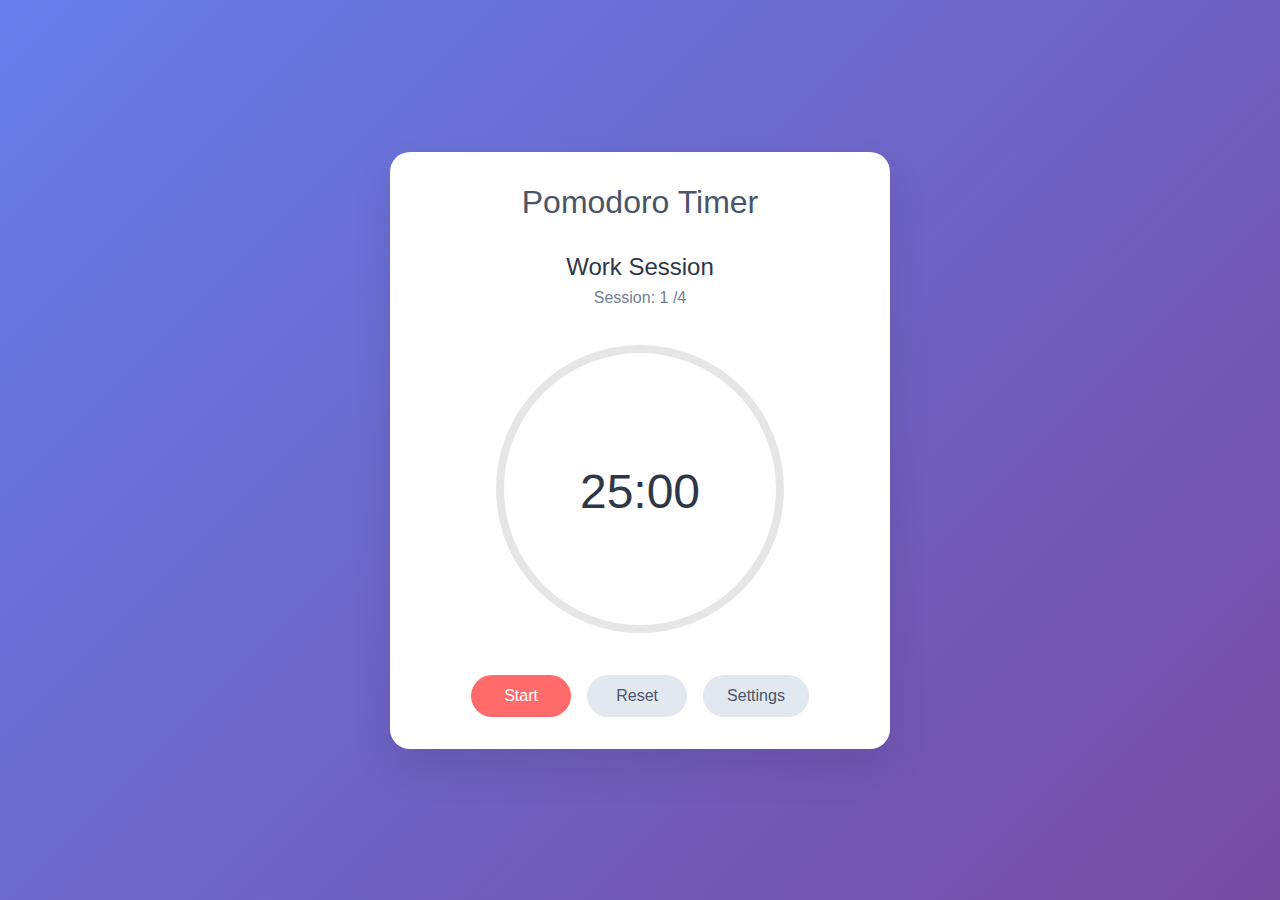
<file: index.html>
<!DOCTYPE html>
<html lang="en">
<head>
    <meta charset="UTF-8">
    <meta name="viewport" content="width=device-width, initial-scale=1.0">
    <title>Pomodoro Timer</title>
    <link rel="stylesheet" href="styles.css">
</head>
<body>
    <div class="container">
        <header>
            <h1>Pomodoro Timer</h1>
        </header>
        
        <main class="timer-container">
            <div class="session-info">
                <h2 id="session-type">Work Session</h2>
                <div class="session-counter">
                    <span>Session: </span>
                    <span id="session-count">1</span>
                    <span>/4</span>
                </div>
            </div>
            
            <div class="timer-display">
                <div class="progress-ring">
                    <svg class="progress-ring-svg" width="300" height="300">
                        <circle
                            class="progress-ring-circle-bg"
                            stroke="#e6e6e6"
                            stroke-width="8"
                            fill="transparent"
                            r="140"
                            cx="150"
                            cy="150"/>
                        <circle
                            class="progress-ring-circle"
                            stroke="#ff6b6b"
                            stroke-width="8"
                            fill="transparent"
                            r="140"
                            cx="150"
                            cy="150"/>
                    </svg>
                    <div class="timer-text">
                        <span id="time-display">25:00</span>
                    </div>
                </div>
            </div>
            
            <div class="controls">
                <button id="start-pause-btn" class="btn btn-primary">Start</button>
                <button id="reset-btn" class="btn btn-secondary">Reset</button>
                <button id="settings-btn" class="btn btn-secondary">Settings</button>
            </div>
        </main>
        
        <div id="settings-modal" class="modal">
            <div class="modal-content">
                <div class="modal-header">
                    <h3>Settings</h3>
                    <span class="close">&times;</span>
                </div>
                <div class="modal-body">
                    <div class="setting-group">
                        <label for="work-duration">Work Duration (minutes):</label>
                        <input type="number" id="work-duration" min="1" max="60" value="25">
                    </div>
                    <div class="setting-group">
                        <label for="short-break-duration">Short Break (minutes):</label>
                        <input type="number" id="short-break-duration" min="1" max="30" value="5">
                    </div>
                    <div class="setting-group">
                        <label for="long-break-duration">Long Break (minutes):</label>
                        <input type="number" id="long-break-duration" min="1" max="60" value="15">
                    </div>
                    <div class="setting-group">
                        <label for="auto-start">Auto-start next session:</label>
                        <input type="checkbox" id="auto-start">
                    </div>
                    <div class="setting-group">
                        <label for="sound-enabled">Sound notifications:</label>
                        <input type="checkbox" id="sound-enabled" checked>
                    </div>
                </div>
                <div class="modal-footer">
                    <button id="save-settings" class="btn btn-primary">Save</button>
                </div>
            </div>
        </div>
    </div>
    
    <script src="script.js"></script>
</body>
</html>
</file>
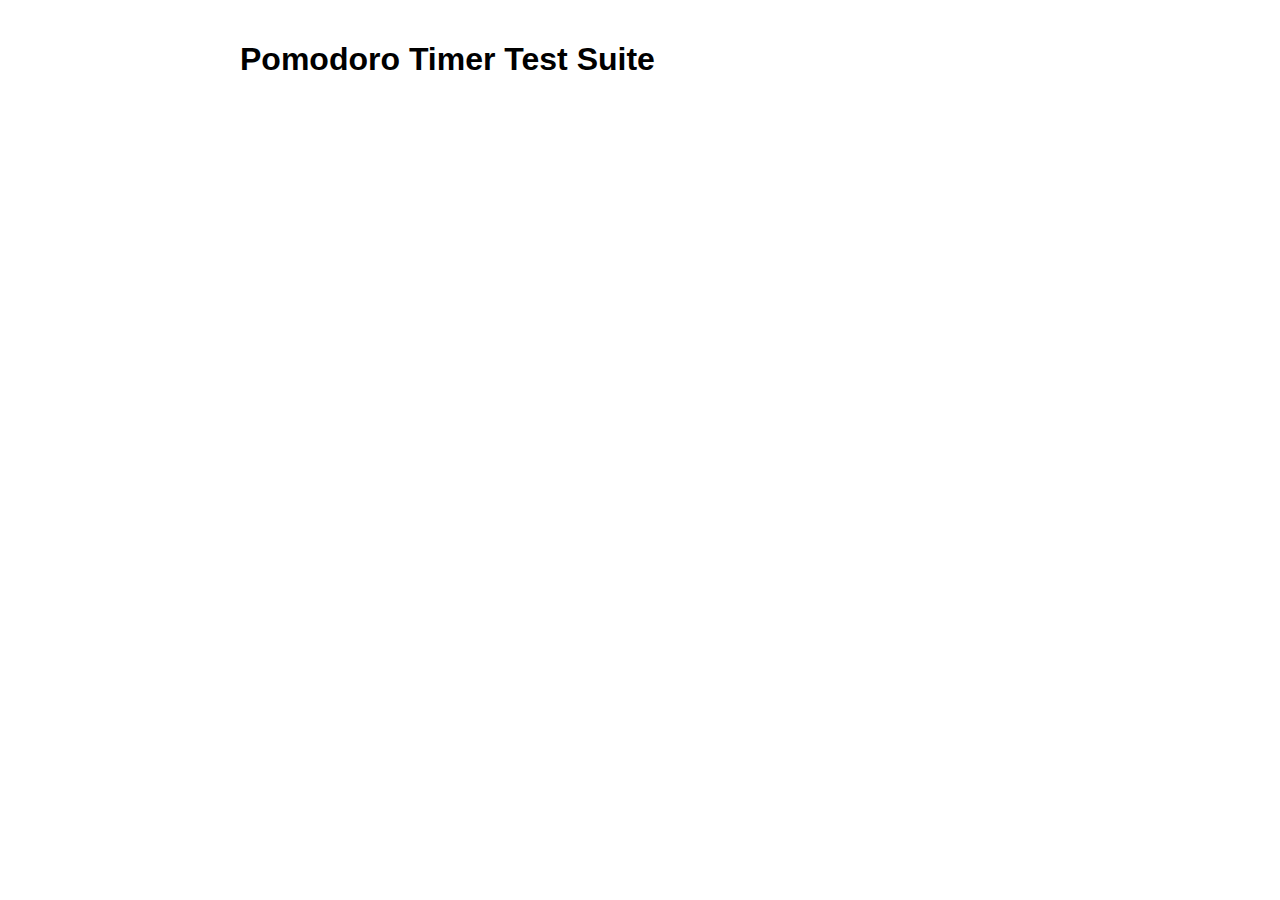
<file: tests/test.html>
<!DOCTYPE html>
<html lang="en">
<head>
    <meta charset="UTF-8">
    <meta name="viewport" content="width=device-width, initial-scale=1.0">
    <title>Pomodoro Timer Tests</title>
    <style>
        body {
            font-family: Arial, sans-serif;
            max-width: 800px;
            margin: 0 auto;
            padding: 20px;
        }
        .test-result {
            padding: 10px;
            margin: 5px 0;
            border-radius: 5px;
        }
        .test-pass {
            background-color: #d4edda;
            color: #155724;
            border: 1px solid #c3e6cb;
        }
        .test-fail {
            background-color: #f8d7da;
            color: #721c24;
            border: 1px solid #f5c6cb;
        }
        .test-summary {
            font-weight: bold;
            margin-top: 20px;
            padding: 15px;
            border-radius: 5px;
        }
    </style>
</head>
<body>
    <h1>Pomodoro Timer Test Suite</h1>
    <div id="test-results"></div>
    
    <!-- Include the main script for testing -->
    <script src="../script.js"></script>
    <script src="test-suite.js"></script>
</body>
</html>
</file>
<file: styles.css>
/* Reset and base styles */
* {
    margin: 0;
    padding: 0;
    box-sizing: border-box;
}

body {
    font-family: 'Segoe UI', Tahoma, Geneva, Verdana, sans-serif;
    background: linear-gradient(135deg, #667eea 0%, #764ba2 100%);
    min-height: 100vh;
    display: flex;
    align-items: center;
    justify-content: center;
    color: #333;
}

.container {
    background: white;
    border-radius: 20px;
    box-shadow: 0 20px 40px rgba(0, 0, 0, 0.1);
    padding: 2rem;
    max-width: 500px;
    width: 90%;
    text-align: center;
}

/* Header */
header h1 {
    color: #4a5568;
    margin-bottom: 2rem;
    font-size: 2rem;
    font-weight: 300;
}

/* Timer container */
.timer-container {
    display: flex;
    flex-direction: column;
    align-items: center;
    gap: 2rem;
}

.session-info {
    display: flex;
    flex-direction: column;
    gap: 0.5rem;
}

.session-info h2 {
    color: #2d3748;
    font-size: 1.5rem;
    font-weight: 400;
}

.session-counter {
    color: #718096;
    font-size: 1rem;
}

/* Timer display */
.timer-display {
    position: relative;
}

.progress-ring {
    position: relative;
    display: inline-block;
}

.progress-ring-svg {
    transform: rotate(-90deg);
}

.progress-ring-circle {
    transition: stroke-dasharray 0.3s ease;
    stroke-linecap: round;
}

.timer-text {
    position: absolute;
    top: 50%;
    left: 50%;
    transform: translate(-50%, -50%);
    font-size: 3rem;
    font-weight: 300;
    color: #2d3748;
}

/* Controls */
.controls {
    display: flex;
    gap: 1rem;
    flex-wrap: wrap;
    justify-content: center;
}

.btn {
    padding: 0.75rem 1.5rem;
    border: none;
    border-radius: 50px;
    font-size: 1rem;
    font-weight: 500;
    cursor: pointer;
    transition: all 0.3s ease;
    min-width: 100px;
}

.btn-primary {
    background: #ff6b6b;
    color: white;
}

.btn-primary:hover {
    background: #ff5252;
    transform: translateY(-2px);
    box-shadow: 0 5px 15px rgba(255, 107, 107, 0.3);
}

.btn-secondary {
    background: #e2e8f0;
    color: #4a5568;
}

.btn-secondary:hover {
    background: #cbd5e0;
    transform: translateY(-2px);
    box-shadow: 0 5px 15px rgba(0, 0, 0, 0.1);
}

.btn:disabled {
    opacity: 0.6;
    cursor: not-allowed;
    transform: none;
}

/* Modal */
.modal {
    display: none;
    position: fixed;
    z-index: 1000;
    left: 0;
    top: 0;
    width: 100%;
    height: 100%;
    background-color: rgba(0, 0, 0, 0.5);
}

.modal-content {
    background-color: white;
    margin: 5% auto;
    padding: 0;
    border-radius: 10px;
    width: 90%;
    max-width: 400px;
    box-shadow: 0 20px 40px rgba(0, 0, 0, 0.2);
}

.modal-header {
    display: flex;
    justify-content: space-between;
    align-items: center;
    padding: 1.5rem;
    border-bottom: 1px solid #e2e8f0;
}

.modal-header h3 {
    color: #2d3748;
    font-weight: 500;
}

.close {
    color: #a0aec0;
    font-size: 1.5rem;
    font-weight: bold;
    cursor: pointer;
    line-height: 1;
}

.close:hover {
    color: #4a5568;
}

.modal-body {
    padding: 1.5rem;
}

.setting-group {
    display: flex;
    justify-content: space-between;
    align-items: center;
    margin-bottom: 1rem;
}

.setting-group label {
    color: #4a5568;
    font-weight: 500;
}

.setting-group input[type="number"] {
    width: 80px;
    padding: 0.5rem;
    border: 1px solid #e2e8f0;
    border-radius: 5px;
    text-align: center;
}

.setting-group input[type="checkbox"] {
    width: 20px;
    height: 20px;
    cursor: pointer;
}

.modal-footer {
    padding: 1.5rem;
    border-top: 1px solid #e2e8f0;
    text-align: right;
}

/* Session type colors */
.work-session {
    --primary-color: #ff6b6b;
}

.short-break-session {
    --primary-color: #4ecdc4;
}

.long-break-session {
    --primary-color: #45b7d1;
}

.work-session .progress-ring-circle {
    stroke: #ff6b6b;
}

.short-break-session .progress-ring-circle {
    stroke: #4ecdc4;
}

.long-break-session .progress-ring-circle {
    stroke: #45b7d1;
}

/* Responsive design */
@media (max-width: 768px) {
    .container {
        padding: 1.5rem;
        margin: 1rem;
    }
    
    header h1 {
        font-size: 1.5rem;
        margin-bottom: 1.5rem;
    }
    
    .timer-text {
        font-size: 2.5rem;
    }
    
    .progress-ring-svg {
        width: 250px;
        height: 250px;
    }
    
    .progress-ring-circle,
    .progress-ring-circle-bg {
        r: 115;
        cx: 125;
        cy: 125;
    }
    
    .controls {
        gap: 0.5rem;
    }
    
    .btn {
        padding: 0.6rem 1.2rem;
        font-size: 0.9rem;
        min-width: 80px;
    }
}

@media (max-width: 480px) {
    .container {
        padding: 1rem;
    }
    
    .timer-text {
        font-size: 2rem;
    }
    
    .progress-ring-svg {
        width: 200px;
        height: 200px;
    }
    
    .progress-ring-circle,
    .progress-ring-circle-bg {
        r: 90;
        cx: 100;
        cy: 100;
    }
    
    .controls {
        flex-direction: column;
        width: 100%;
    }
    
    .btn {
        width: 100%;
    }
    
    .modal-content {
        margin: 10% auto;
        width: 95%;
    }
}

/* Animation for session transitions */
@keyframes pulse {
    0% { transform: scale(1); }
    50% { transform: scale(1.05); }
    100% { transform: scale(1); }
}

.session-complete {
    animation: pulse 0.5s ease-in-out;
}
</file>
